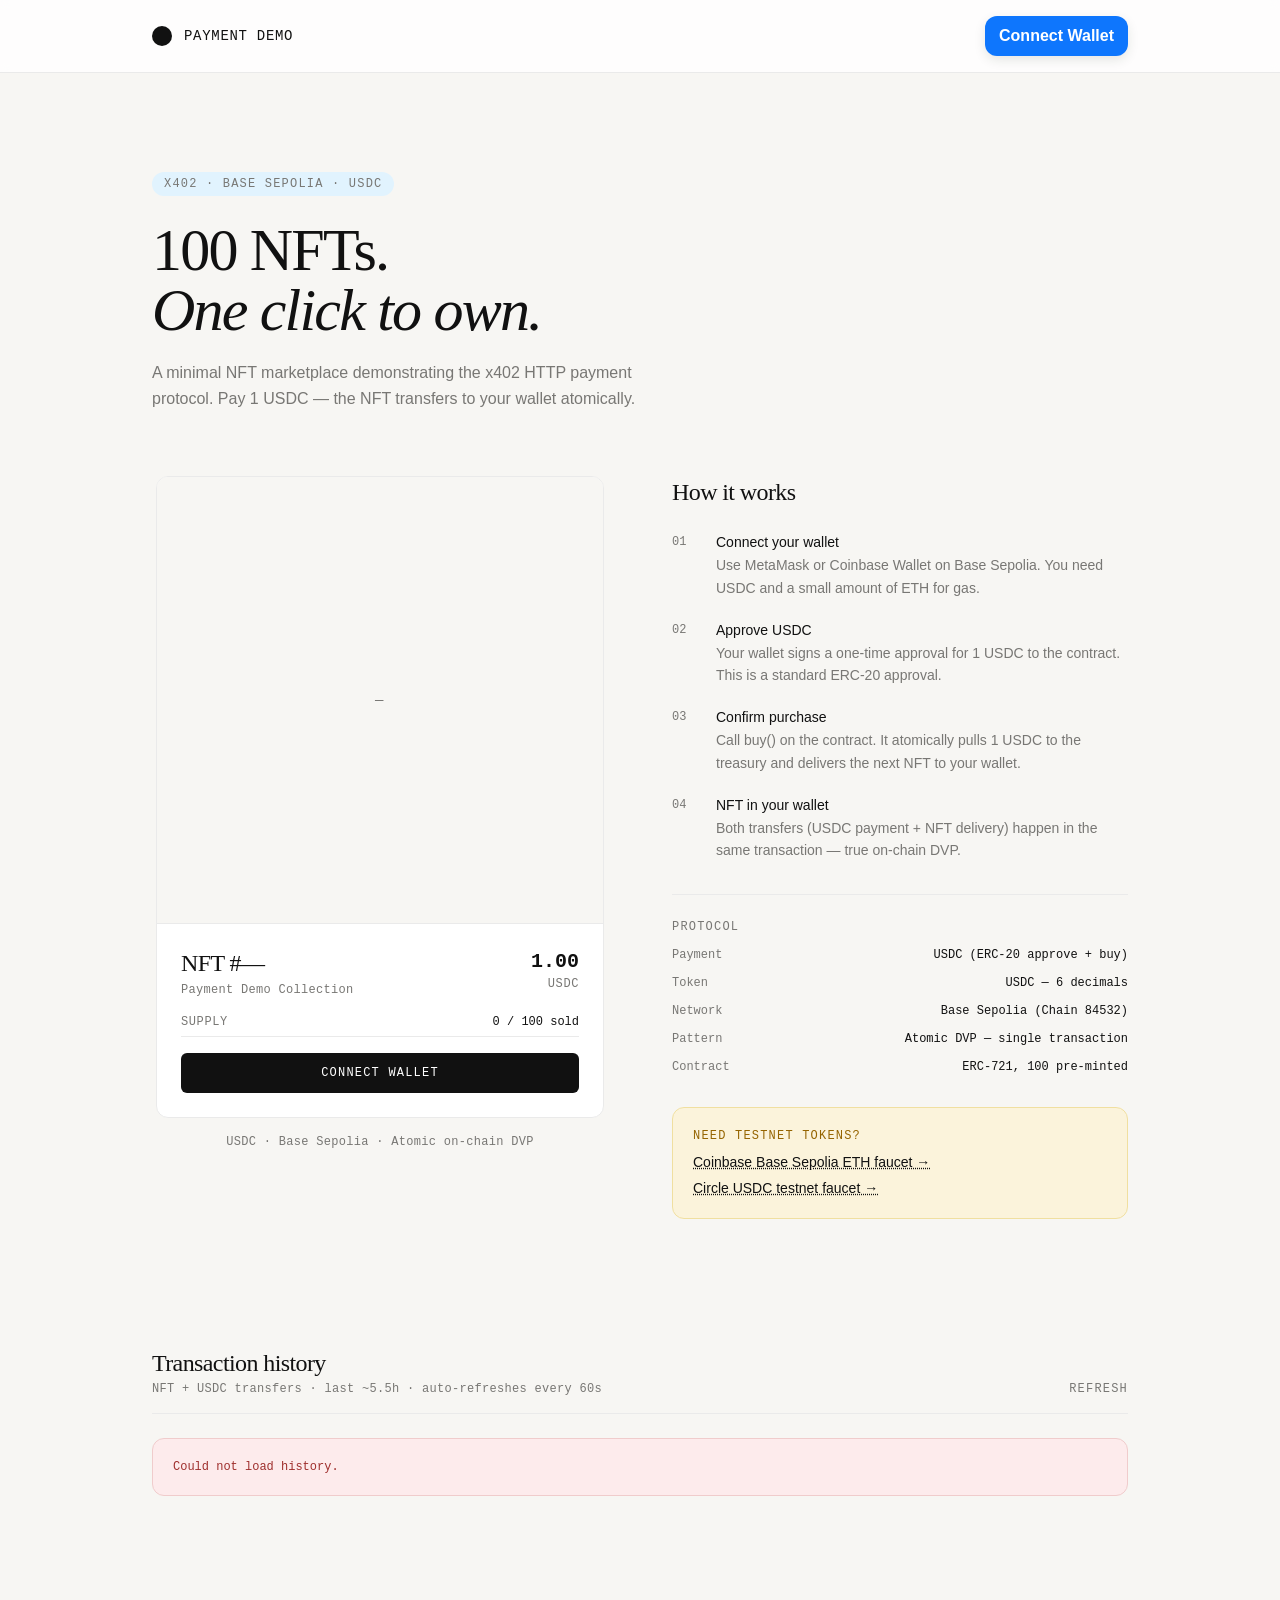
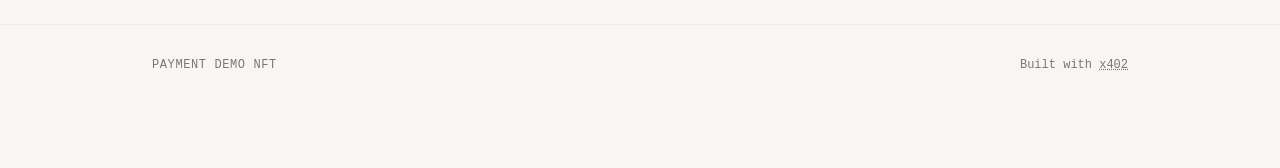
<file: index.html>
<!DOCTYPE html><!--pbQCxJJeuUGNK_IlUmoe1--><html lang="en"><head><meta charSet="utf-8"/><meta name="viewport" content="width=device-width, initial-scale=1"/><link rel="stylesheet" href="/_next/static/css/6d5cbee384a6db98.css" data-precedence="next"/><link rel="stylesheet" href="/_next/static/css/fd2cbc84811e958d.css" data-precedence="next"/><link rel="preload" as="script" fetchPriority="low" href="/_next/static/chunks/webpack-f6086aad33203636.js"/><script src="/_next/static/chunks/4bd1b696-100b9d70ed4e49c1.js" async=""></script><script src="/_next/static/chunks/1255-7af2368fb2545735.js" async=""></script><script src="/_next/static/chunks/main-app-4370e6281cf96146.js" async=""></script><script src="/_next/static/chunks/4e88bc13-324ce03dc86d3a39.js" async=""></script><script src="/_next/static/chunks/2172-664d10a9caadbeca.js" async=""></script><script src="/_next/static/chunks/2745-7f623fab10f1a927.js" async=""></script><script src="/_next/static/chunks/app/layout-c546977f24c37034.js" async=""></script><script src="/_next/static/chunks/6457-a1d0f9dbdebcb342.js" async=""></script><script src="/_next/static/chunks/app/page-f8e5a827d1543115.js" async=""></script><title>Payment Demo NFT</title><meta name="description" content="100 unique NFTs purchasable with USDC via the x402 payment protocol on Base Sepolia."/><script src="/_next/static/chunks/polyfills-42372ed130431b0a.js" noModule=""></script></head><body class="bg-bone min-h-screen font-sans"><div hidden=""><!--$--><!--/$--></div><div data-rk=""><style>[data-rk]{--rk-blurs-modalOverlay:blur(0px);--rk-fonts-body:SFRounded, ui-rounded, "SF Pro Rounded", -apple-system, BlinkMacSystemFont, "Segoe UI", Roboto, Helvetica, Arial, sans-serif, "Apple Color Emoji", "Segoe UI Emoji", "Segoe UI Symbol";--rk-radii-actionButton:9999px;--rk-radii-connectButton:12px;--rk-radii-menuButton:12px;--rk-radii-modal:24px;--rk-radii-modalMobile:28px;--rk-colors-accentColor:#0E76FD;--rk-colors-accentColorForeground:#FFF;--rk-colors-actionButtonBorder:rgba(0, 0, 0, 0.04);--rk-colors-actionButtonBorderMobile:rgba(0, 0, 0, 0.06);--rk-colors-actionButtonSecondaryBackground:rgba(0, 0, 0, 0.06);--rk-colors-closeButton:rgba(60, 66, 66, 0.8);--rk-colors-closeButtonBackground:rgba(0, 0, 0, 0.06);--rk-colors-connectButtonBackground:#FFF;--rk-colors-connectButtonBackgroundError:#FF494A;--rk-colors-connectButtonInnerBackground:linear-gradient(0deg, rgba(0, 0, 0, 0.03), rgba(0, 0, 0, 0.06));--rk-colors-connectButtonText:#25292E;--rk-colors-connectButtonTextError:#FFF;--rk-colors-connectionIndicator:#30E000;--rk-colors-downloadBottomCardBackground:linear-gradient(126deg, rgba(255, 255, 255, 0) 9.49%, rgba(171, 171, 171, 0.04) 71.04%), #FFFFFF;--rk-colors-downloadTopCardBackground:linear-gradient(126deg, rgba(171, 171, 171, 0.2) 9.49%, rgba(255, 255, 255, 0) 71.04%), #FFFFFF;--rk-colors-error:#FF494A;--rk-colors-generalBorder:rgba(0, 0, 0, 0.06);--rk-colors-generalBorderDim:rgba(0, 0, 0, 0.03);--rk-colors-menuItemBackground:rgba(60, 66, 66, 0.1);--rk-colors-modalBackdrop:rgba(0, 0, 0, 0.3);--rk-colors-modalBackground:#FFF;--rk-colors-modalBorder:transparent;--rk-colors-modalText:#25292E;--rk-colors-modalTextDim:rgba(60, 66, 66, 0.3);--rk-colors-modalTextSecondary:rgba(60, 66, 66, 0.6);--rk-colors-profileAction:#FFF;--rk-colors-profileActionHover:rgba(255, 255, 255, 0.5);--rk-colors-profileForeground:rgba(60, 66, 66, 0.06);--rk-colors-selectedOptionBorder:rgba(60, 66, 66, 0.1);--rk-colors-standby:#FFD641;--rk-shadows-connectButton:0px 4px 12px rgba(0, 0, 0, 0.1);--rk-shadows-dialog:0px 8px 32px rgba(0, 0, 0, 0.32);--rk-shadows-profileDetailsAction:0px 2px 6px rgba(37, 41, 46, 0.04);--rk-shadows-selectedOption:0px 2px 6px rgba(0, 0, 0, 0.24);--rk-shadows-selectedWallet:0px 2px 6px rgba(0, 0, 0, 0.12);--rk-shadows-walletLogo:0px 2px 16px rgba(0, 0, 0, 0.16);}</style><main class="min-h-screen bg-bone"><header class="border-b border-border bg-white/80 backdrop-blur-sm sticky top-0 z-10"><div class="max-w-5xl mx-auto px-6 py-4 flex items-center justify-between"><div class="flex items-center gap-3"><div class="w-5 h-5 rounded-full bg-charcoal"></div><span class="font-mono text-sm text-charcoal tracking-wider">PAYMENT DEMO</span></div></div></header><section class="max-w-5xl mx-auto px-6 pt-24 pb-16"><div class="max-w-2xl fade-up"><span class="inline-block font-mono text-xs text-secondary bg-pale-blue text-[#1F6C9F] px-3 py-1 rounded-full tracking-widest uppercase mb-6">x402 · Base Sepolia · USDC</span><h1 class="font-serif text-5xl md:text-6xl text-charcoal leading-[1.1] tracking-[-0.03em] mb-5">100 NFTs.<br/><span class="italic font-light">One click to own.</span></h1><p class="font-sans text-base text-secondary leading-relaxed max-w-lg fade-up fade-up-delay-1">A minimal NFT marketplace demonstrating the x402 HTTP payment protocol. Pay 1 USDC — the NFT transfers to your wallet atomically.</p></div></section><section class="max-w-5xl mx-auto px-6 pb-32"><div class="grid grid-cols-1 md:grid-cols-2 gap-16 items-start"><div class="fade-up fade-up-delay-2"><div class="w-full max-w-md mx-auto space-y-4"><div class="bg-white border border-border rounded-xl overflow-hidden hover:shadow-card transition-shadow duration-200"><div class="aspect-square bg-bone flex items-center justify-center relative"><span class="font-mono text-secondary text-sm tracking-widest">—</span></div><div class="p-6 border-t border-border space-y-4"><div class="flex items-start justify-between"><div><h2 class="font-serif text-2xl tracking-tight text-charcoal leading-tight">NFT #—</h2><p class="text-secondary font-mono text-xs mt-1 tracking-wide">Payment Demo Collection</p></div><div class="text-right"><div class="font-mono text-xl text-charcoal font-bold">1.00</div><div class="text-secondary font-mono text-xs tracking-wider">USDC</div></div></div><div><div class="flex justify-between items-center mb-1.5"><span class="font-mono text-xs text-secondary tracking-wider">SUPPLY</span><span class="font-mono text-xs text-charcoal">0<!-- --> / 100 sold</span></div><div class="w-full h-px bg-border relative"><div class="absolute top-0 left-0 h-px bg-charcoal transition-all duration-700" style="width:0%"></div></div></div><button class="w-full py-3 bg-charcoal text-white rounded-md font-mono text-xs tracking-widest hover:bg-[#333] active:scale-[0.98] transition-all">CONNECT WALLET</button></div></div><p class="text-center font-mono text-xs text-secondary tracking-wide">USDC · Base Sepolia · Atomic on-chain DVP</p></div></div><div class="space-y-8 fade-up fade-up-delay-3"><div><h2 class="font-serif text-2xl text-charcoal tracking-tight mb-6">How it works</h2><ol class="space-y-5"><li class="flex gap-5"><span class="font-mono text-xs text-secondary w-6 shrink-0 mt-0.5">01</span><div><p class="font-sans text-sm font-medium text-charcoal mb-0.5">Connect your wallet</p><p class="font-sans text-sm text-secondary leading-relaxed">Use MetaMask or Coinbase Wallet on Base Sepolia. You need USDC and a small amount of ETH for gas.</p></div></li><li class="flex gap-5"><span class="font-mono text-xs text-secondary w-6 shrink-0 mt-0.5">02</span><div><p class="font-sans text-sm font-medium text-charcoal mb-0.5">Approve USDC</p><p class="font-sans text-sm text-secondary leading-relaxed">Your wallet signs a one-time approval for 1 USDC to the contract. This is a standard ERC-20 approval.</p></div></li><li class="flex gap-5"><span class="font-mono text-xs text-secondary w-6 shrink-0 mt-0.5">03</span><div><p class="font-sans text-sm font-medium text-charcoal mb-0.5">Confirm purchase</p><p class="font-sans text-sm text-secondary leading-relaxed">Call buy() on the contract. It atomically pulls 1 USDC to the treasury and delivers the next NFT to your wallet.</p></div></li><li class="flex gap-5"><span class="font-mono text-xs text-secondary w-6 shrink-0 mt-0.5">04</span><div><p class="font-sans text-sm font-medium text-charcoal mb-0.5">NFT in your wallet</p><p class="font-sans text-sm text-secondary leading-relaxed">Both transfers (USDC payment + NFT delivery) happen in the same transaction — true on-chain DVP.</p></div></li></ol></div><div class="border-t border-border pt-6 space-y-3"><p class="font-mono text-xs text-secondary tracking-widest uppercase">Protocol</p><div class="flex justify-between items-center"><span class="font-mono text-xs text-secondary">Payment</span><span class="font-mono text-xs text-charcoal">USDC (ERC-20 approve + buy)</span></div><div class="flex justify-between items-center"><span class="font-mono text-xs text-secondary">Token</span><span class="font-mono text-xs text-charcoal">USDC — 6 decimals</span></div><div class="flex justify-between items-center"><span class="font-mono text-xs text-secondary">Network</span><span class="font-mono text-xs text-charcoal">Base Sepolia (Chain 84532)</span></div><div class="flex justify-between items-center"><span class="font-mono text-xs text-secondary">Pattern</span><span class="font-mono text-xs text-charcoal">Atomic DVP — single transaction</span></div><div class="flex justify-between items-center"><span class="font-mono text-xs text-secondary">Contract</span><span class="font-mono text-xs text-charcoal">ERC-721, 100 pre-minted</span></div></div><div class="bg-pale-yellow border border-[#f0dfa0] rounded-xl p-5"><p class="font-mono text-xs text-[#956400] tracking-widest uppercase mb-2">Need testnet tokens?</p><ul class="space-y-1.5"><li class="font-sans text-sm text-charcoal"><a href="https://www.coinbase.com/faucets/base-ethereum-goerli-faucet" target="_blank" rel="noopener noreferrer" class="underline decoration-dotted hover:text-[#956400] transition-colors">Coinbase Base Sepolia ETH faucet →</a></li><li class="font-sans text-sm text-charcoal"><a href="https://faucet.circle.com" target="_blank" rel="noopener noreferrer" class="underline decoration-dotted hover:text-[#956400] transition-colors">Circle USDC testnet faucet →</a></li></ul></div></div></div></section><section class="max-w-5xl mx-auto px-6 pb-32"><div class="flex items-end justify-between mb-6 pb-4 border-b border-border"><div><h2 class="font-serif text-2xl text-charcoal tracking-tight">Transaction history</h2><p class="font-mono text-xs text-secondary mt-0.5 tracking-wide">NFT + USDC transfers · last ~5.5h · auto-refreshes every 60s</p></div><button class="font-mono text-xs text-secondary hover:text-charcoal transition-colors tracking-widest">REFRESH</button></div><div class="py-12 text-center"><span class="font-mono text-xs text-secondary tracking-widest animate-pulse">LOADING…</span></div></section><footer class="border-t border-border"><div class="max-w-5xl mx-auto px-6 py-8 flex items-center justify-between"><span class="font-mono text-xs text-secondary tracking-wider">PAYMENT DEMO NFT</span><span class="font-mono text-xs text-secondary">Built with<!-- --> <a href="https://x402.org" target="_blank" rel="noopener noreferrer" class="underline decoration-dotted">x402</a></span></div></footer></main><!--$--><!--/$--></div><script src="/_next/static/chunks/webpack-f6086aad33203636.js" id="_R_" async=""></script><script>(self.__next_f=self.__next_f||[]).push([0])</script><script>self.__next_f.push([1,"1:\"$Sreact.fragment\"\n2:I[62407,[\"8451\",\"static/chunks/4e88bc13-324ce03dc86d3a39.js\",\"2172\",\"static/chunks/2172-664d10a9caadbeca.js\",\"2745\",\"static/chunks/2745-7f623fab10f1a927.js\",\"7177\",\"static/chunks/app/layout-c546977f24c37034.js\"],\"WalletProvider\"]\n3:I[9766,[],\"\"]\n4:I[98924,[],\"\"]\n5:I[81959,[],\"ClientPageRoot\"]\n6:I[89354,[\"8451\",\"static/chunks/4e88bc13-324ce03dc86d3a39.js\",\"2172\",\"static/chunks/2172-664d10a9caadbeca.js\",\"6457\",\"static/chunks/6457-a1d0f9dbdebcb342.js\",\"8974\",\"static/chunks/app/page-f8e5a827d1543115.js\"],\"default\"]\n9:I[24431,[],\"OutletBoundary\"]\nb:I[15278,[],\"AsyncMetadataOutlet\"]\nd:I[24431,[],\"ViewportBoundary\"]\nf:I[24431,[],\"MetadataBoundary\"]\n10:\"$Sreact.suspense\"\n12:I[57150,[],\"\"]\n:HL[\"/_next/static/css/6d5cbee384a6db98.css\",\"style\"]\n:HL[\"/_next/static/css/fd2cbc84811e958d.css\",\"style\"]\n"])</script><script>self.__next_f.push([1,"0:{\"P\":null,\"b\":\"pbQCxJJeuUGNK_IlUmoe1\",\"p\":\"\",\"c\":[\"\",\"\"],\"i\":false,\"f\":[[[\"\",{\"children\":[\"__PAGE__\",{}]},\"$undefined\",\"$undefined\",true],[\"\",[\"$\",\"$1\",\"c\",{\"children\":[[[\"$\",\"link\",\"0\",{\"rel\":\"stylesheet\",\"href\":\"/_next/static/css/6d5cbee384a6db98.css\",\"precedence\":\"next\",\"crossOrigin\":\"$undefined\",\"nonce\":\"$undefined\"}],[\"$\",\"link\",\"1\",{\"rel\":\"stylesheet\",\"href\":\"/_next/static/css/fd2cbc84811e958d.css\",\"precedence\":\"next\",\"crossOrigin\":\"$undefined\",\"nonce\":\"$undefined\"}]],[\"$\",\"html\",null,{\"lang\":\"en\",\"children\":[\"$\",\"body\",null,{\"className\":\"bg-bone min-h-screen font-sans\",\"children\":[\"$\",\"$L2\",null,{\"children\":[\"$\",\"$L3\",null,{\"parallelRouterKey\":\"children\",\"error\":\"$undefined\",\"errorStyles\":\"$undefined\",\"errorScripts\":\"$undefined\",\"template\":[\"$\",\"$L4\",null,{}],\"templateStyles\":\"$undefined\",\"templateScripts\":\"$undefined\",\"notFound\":[[[\"$\",\"title\",null,{\"children\":\"404: This page could not be found.\"}],[\"$\",\"div\",null,{\"style\":{\"fontFamily\":\"system-ui,\\\"Segoe UI\\\",Roboto,Helvetica,Arial,sans-serif,\\\"Apple Color Emoji\\\",\\\"Segoe UI Emoji\\\"\",\"height\":\"100vh\",\"textAlign\":\"center\",\"display\":\"flex\",\"flexDirection\":\"column\",\"alignItems\":\"center\",\"justifyContent\":\"center\"},\"children\":[\"$\",\"div\",null,{\"children\":[[\"$\",\"style\",null,{\"dangerouslySetInnerHTML\":{\"__html\":\"body{color:#000;background:#fff;margin:0}.next-error-h1{border-right:1px solid rgba(0,0,0,.3)}@media (prefers-color-scheme:dark){body{color:#fff;background:#000}.next-error-h1{border-right:1px solid rgba(255,255,255,.3)}}\"}}],[\"$\",\"h1\",null,{\"className\":\"next-error-h1\",\"style\":{\"display\":\"inline-block\",\"margin\":\"0 20px 0 0\",\"padding\":\"0 23px 0 0\",\"fontSize\":24,\"fontWeight\":500,\"verticalAlign\":\"top\",\"lineHeight\":\"49px\"},\"children\":404}],[\"$\",\"div\",null,{\"style\":{\"display\":\"inline-block\"},\"children\":[\"$\",\"h2\",null,{\"style\":{\"fontSize\":14,\"fontWeight\":400,\"lineHeight\":\"49px\",\"margin\":0},\"children\":\"This page could not be found.\"}]}]]}]}]],[]],\"forbidden\":\"$undefined\",\"unauthorized\":\"$undefined\"}]}]}]}]]}],{\"children\":[\"__PAGE__\",[\"$\",\"$1\",\"c\",{\"children\":[[\"$\",\"$L5\",null,{\"Component\":\"$6\",\"searchParams\":{},\"params\":{},\"promises\":[\"$@7\",\"$@8\"]}],null,[\"$\",\"$L9\",null,{\"children\":[\"$La\",[\"$\",\"$Lb\",null,{\"promise\":\"$@c\"}]]}]]}],{},null,false]},null,false],[\"$\",\"$1\",\"h\",{\"children\":[null,[[\"$\",\"$Ld\",null,{\"children\":\"$Le\"}],null],[\"$\",\"$Lf\",null,{\"children\":[\"$\",\"div\",null,{\"hidden\":true,\"children\":[\"$\",\"$10\",null,{\"fallback\":null,\"children\":\"$L11\"}]}]}]]}],false]],\"m\":\"$undefined\",\"G\":[\"$12\",[]],\"s\":false,\"S\":true}\n"])</script><script>self.__next_f.push([1,"7:{}\n8:\"$0:f:0:1:2:children:1:props:children:0:props:params\"\n"])</script><script>self.__next_f.push([1,"e:[[\"$\",\"meta\",\"0\",{\"charSet\":\"utf-8\"}],[\"$\",\"meta\",\"1\",{\"name\":\"viewport\",\"content\":\"width=device-width, initial-scale=1\"}]]\na:null\n"])</script><script>self.__next_f.push([1,"c:{\"metadata\":[[\"$\",\"title\",\"0\",{\"children\":\"Payment Demo NFT\"}],[\"$\",\"meta\",\"1\",{\"name\":\"description\",\"content\":\"100 unique NFTs purchasable with USDC via the x402 payment protocol on Base Sepolia.\"}]],\"error\":null,\"digest\":\"$undefined\"}\n"])</script><script>self.__next_f.push([1,"11:\"$c:metadata\"\n"])</script></body></html>
</file>
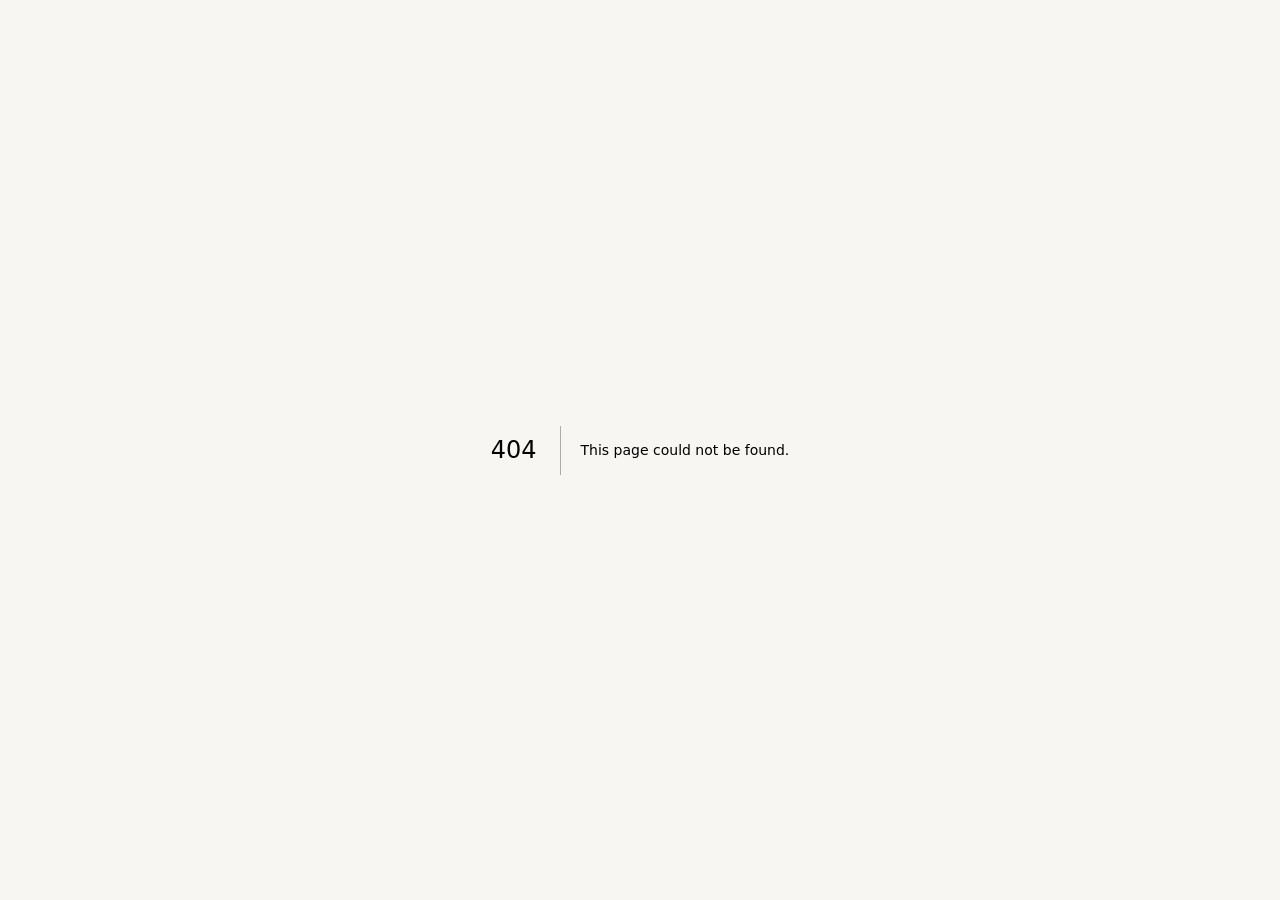
<file: 404/index.html>
<!DOCTYPE html><!--pbQCxJJeuUGNK_IlUmoe1--><html lang="en"><head><meta charSet="utf-8"/><meta name="viewport" content="width=device-width, initial-scale=1"/><link rel="stylesheet" href="/_next/static/css/6d5cbee384a6db98.css" data-precedence="next"/><link rel="stylesheet" href="/_next/static/css/fd2cbc84811e958d.css" data-precedence="next"/><link rel="preload" as="script" fetchPriority="low" href="/_next/static/chunks/webpack-f6086aad33203636.js"/><script src="/_next/static/chunks/4bd1b696-100b9d70ed4e49c1.js" async=""></script><script src="/_next/static/chunks/1255-7af2368fb2545735.js" async=""></script><script src="/_next/static/chunks/main-app-4370e6281cf96146.js" async=""></script><script src="/_next/static/chunks/4e88bc13-324ce03dc86d3a39.js" async=""></script><script src="/_next/static/chunks/2172-664d10a9caadbeca.js" async=""></script><script src="/_next/static/chunks/2745-7f623fab10f1a927.js" async=""></script><script src="/_next/static/chunks/app/layout-c546977f24c37034.js" async=""></script><meta name="robots" content="noindex"/><title>404: This page could not be found.</title><title>Payment Demo NFT</title><meta name="description" content="100 unique NFTs purchasable with USDC via the x402 payment protocol on Base Sepolia."/><script src="/_next/static/chunks/polyfills-42372ed130431b0a.js" noModule=""></script></head><body class="bg-bone min-h-screen font-sans"><div hidden=""><!--$--><!--/$--></div><div data-rk=""><style>[data-rk]{--rk-blurs-modalOverlay:blur(0px);--rk-fonts-body:SFRounded, ui-rounded, "SF Pro Rounded", -apple-system, BlinkMacSystemFont, "Segoe UI", Roboto, Helvetica, Arial, sans-serif, "Apple Color Emoji", "Segoe UI Emoji", "Segoe UI Symbol";--rk-radii-actionButton:9999px;--rk-radii-connectButton:12px;--rk-radii-menuButton:12px;--rk-radii-modal:24px;--rk-radii-modalMobile:28px;--rk-colors-accentColor:#0E76FD;--rk-colors-accentColorForeground:#FFF;--rk-colors-actionButtonBorder:rgba(0, 0, 0, 0.04);--rk-colors-actionButtonBorderMobile:rgba(0, 0, 0, 0.06);--rk-colors-actionButtonSecondaryBackground:rgba(0, 0, 0, 0.06);--rk-colors-closeButton:rgba(60, 66, 66, 0.8);--rk-colors-closeButtonBackground:rgba(0, 0, 0, 0.06);--rk-colors-connectButtonBackground:#FFF;--rk-colors-connectButtonBackgroundError:#FF494A;--rk-colors-connectButtonInnerBackground:linear-gradient(0deg, rgba(0, 0, 0, 0.03), rgba(0, 0, 0, 0.06));--rk-colors-connectButtonText:#25292E;--rk-colors-connectButtonTextError:#FFF;--rk-colors-connectionIndicator:#30E000;--rk-colors-downloadBottomCardBackground:linear-gradient(126deg, rgba(255, 255, 255, 0) 9.49%, rgba(171, 171, 171, 0.04) 71.04%), #FFFFFF;--rk-colors-downloadTopCardBackground:linear-gradient(126deg, rgba(171, 171, 171, 0.2) 9.49%, rgba(255, 255, 255, 0) 71.04%), #FFFFFF;--rk-colors-error:#FF494A;--rk-colors-generalBorder:rgba(0, 0, 0, 0.06);--rk-colors-generalBorderDim:rgba(0, 0, 0, 0.03);--rk-colors-menuItemBackground:rgba(60, 66, 66, 0.1);--rk-colors-modalBackdrop:rgba(0, 0, 0, 0.3);--rk-colors-modalBackground:#FFF;--rk-colors-modalBorder:transparent;--rk-colors-modalText:#25292E;--rk-colors-modalTextDim:rgba(60, 66, 66, 0.3);--rk-colors-modalTextSecondary:rgba(60, 66, 66, 0.6);--rk-colors-profileAction:#FFF;--rk-colors-profileActionHover:rgba(255, 255, 255, 0.5);--rk-colors-profileForeground:rgba(60, 66, 66, 0.06);--rk-colors-selectedOptionBorder:rgba(60, 66, 66, 0.1);--rk-colors-standby:#FFD641;--rk-shadows-connectButton:0px 4px 12px rgba(0, 0, 0, 0.1);--rk-shadows-dialog:0px 8px 32px rgba(0, 0, 0, 0.32);--rk-shadows-profileDetailsAction:0px 2px 6px rgba(37, 41, 46, 0.04);--rk-shadows-selectedOption:0px 2px 6px rgba(0, 0, 0, 0.24);--rk-shadows-selectedWallet:0px 2px 6px rgba(0, 0, 0, 0.12);--rk-shadows-walletLogo:0px 2px 16px rgba(0, 0, 0, 0.16);}</style><div style="font-family:system-ui,&quot;Segoe UI&quot;,Roboto,Helvetica,Arial,sans-serif,&quot;Apple Color Emoji&quot;,&quot;Segoe UI Emoji&quot;;height:100vh;text-align:center;display:flex;flex-direction:column;align-items:center;justify-content:center"><div><style>body{color:#000;background:#fff;margin:0}.next-error-h1{border-right:1px solid rgba(0,0,0,.3)}@media (prefers-color-scheme:dark){body{color:#fff;background:#000}.next-error-h1{border-right:1px solid rgba(255,255,255,.3)}}</style><h1 class="next-error-h1" style="display:inline-block;margin:0 20px 0 0;padding:0 23px 0 0;font-size:24px;font-weight:500;vertical-align:top;line-height:49px">404</h1><div style="display:inline-block"><h2 style="font-size:14px;font-weight:400;line-height:49px;margin:0">This page could not be found.</h2></div></div></div><!--$--><!--/$--></div><script src="/_next/static/chunks/webpack-f6086aad33203636.js" id="_R_" async=""></script><script>(self.__next_f=self.__next_f||[]).push([0])</script><script>self.__next_f.push([1,"1:\"$Sreact.fragment\"\n2:I[62407,[\"8451\",\"static/chunks/4e88bc13-324ce03dc86d3a39.js\",\"2172\",\"static/chunks/2172-664d10a9caadbeca.js\",\"2745\",\"static/chunks/2745-7f623fab10f1a927.js\",\"7177\",\"static/chunks/app/layout-c546977f24c37034.js\"],\"WalletProvider\"]\n3:I[9766,[],\"\"]\n4:I[98924,[],\"\"]\n5:I[24431,[],\"OutletBoundary\"]\n7:I[15278,[],\"AsyncMetadataOutlet\"]\n9:I[24431,[],\"ViewportBoundary\"]\nb:I[24431,[],\"MetadataBoundary\"]\nc:\"$Sreact.suspense\"\ne:I[57150,[],\"\"]\n:HL[\"/_next/static/css/6d5cbee384a6db98.css\",\"style\"]\n:HL[\"/_next/static/css/fd2cbc84811e958d.css\",\"style\"]\n"])</script><script>self.__next_f.push([1,"0:{\"P\":null,\"b\":\"pbQCxJJeuUGNK_IlUmoe1\",\"p\":\"\",\"c\":[\"\",\"_not-found\",\"\"],\"i\":false,\"f\":[[[\"\",{\"children\":[\"/_not-found\",{\"children\":[\"__PAGE__\",{}]}]},\"$undefined\",\"$undefined\",true],[\"\",[\"$\",\"$1\",\"c\",{\"children\":[[[\"$\",\"link\",\"0\",{\"rel\":\"stylesheet\",\"href\":\"/_next/static/css/6d5cbee384a6db98.css\",\"precedence\":\"next\",\"crossOrigin\":\"$undefined\",\"nonce\":\"$undefined\"}],[\"$\",\"link\",\"1\",{\"rel\":\"stylesheet\",\"href\":\"/_next/static/css/fd2cbc84811e958d.css\",\"precedence\":\"next\",\"crossOrigin\":\"$undefined\",\"nonce\":\"$undefined\"}]],[\"$\",\"html\",null,{\"lang\":\"en\",\"children\":[\"$\",\"body\",null,{\"className\":\"bg-bone min-h-screen font-sans\",\"children\":[\"$\",\"$L2\",null,{\"children\":[\"$\",\"$L3\",null,{\"parallelRouterKey\":\"children\",\"error\":\"$undefined\",\"errorStyles\":\"$undefined\",\"errorScripts\":\"$undefined\",\"template\":[\"$\",\"$L4\",null,{}],\"templateStyles\":\"$undefined\",\"templateScripts\":\"$undefined\",\"notFound\":\"$undefined\",\"forbidden\":\"$undefined\",\"unauthorized\":\"$undefined\"}]}]}]}]]}],{\"children\":[\"/_not-found\",[\"$\",\"$1\",\"c\",{\"children\":[null,[\"$\",\"$L3\",null,{\"parallelRouterKey\":\"children\",\"error\":\"$undefined\",\"errorStyles\":\"$undefined\",\"errorScripts\":\"$undefined\",\"template\":[\"$\",\"$L4\",null,{}],\"templateStyles\":\"$undefined\",\"templateScripts\":\"$undefined\",\"notFound\":\"$undefined\",\"forbidden\":\"$undefined\",\"unauthorized\":\"$undefined\"}]]}],{\"children\":[\"__PAGE__\",[\"$\",\"$1\",\"c\",{\"children\":[[[\"$\",\"title\",null,{\"children\":\"404: This page could not be found.\"}],[\"$\",\"div\",null,{\"style\":{\"fontFamily\":\"system-ui,\\\"Segoe UI\\\",Roboto,Helvetica,Arial,sans-serif,\\\"Apple Color Emoji\\\",\\\"Segoe UI Emoji\\\"\",\"height\":\"100vh\",\"textAlign\":\"center\",\"display\":\"flex\",\"flexDirection\":\"column\",\"alignItems\":\"center\",\"justifyContent\":\"center\"},\"children\":[\"$\",\"div\",null,{\"children\":[[\"$\",\"style\",null,{\"dangerouslySetInnerHTML\":{\"__html\":\"body{color:#000;background:#fff;margin:0}.next-error-h1{border-right:1px solid rgba(0,0,0,.3)}@media (prefers-color-scheme:dark){body{color:#fff;background:#000}.next-error-h1{border-right:1px solid rgba(255,255,255,.3)}}\"}}],[\"$\",\"h1\",null,{\"className\":\"next-error-h1\",\"style\":{\"display\":\"inline-block\",\"margin\":\"0 20px 0 0\",\"padding\":\"0 23px 0 0\",\"fontSize\":24,\"fontWeight\":500,\"verticalAlign\":\"top\",\"lineHeight\":\"49px\"},\"children\":404}],[\"$\",\"div\",null,{\"style\":{\"display\":\"inline-block\"},\"children\":[\"$\",\"h2\",null,{\"style\":{\"fontSize\":14,\"fontWeight\":400,\"lineHeight\":\"49px\",\"margin\":0},\"children\":\"This page could not be found.\"}]}]]}]}]],null,[\"$\",\"$L5\",null,{\"children\":[\"$L6\",[\"$\",\"$L7\",null,{\"promise\":\"$@8\"}]]}]]}],{},null,false]},null,false]},null,false],[\"$\",\"$1\",\"h\",{\"children\":[[\"$\",\"meta\",null,{\"name\":\"robots\",\"content\":\"noindex\"}],[[\"$\",\"$L9\",null,{\"children\":\"$La\"}],null],[\"$\",\"$Lb\",null,{\"children\":[\"$\",\"div\",null,{\"hidden\":true,\"children\":[\"$\",\"$c\",null,{\"fallback\":null,\"children\":\"$Ld\"}]}]}]]}],false]],\"m\":\"$undefined\",\"G\":[\"$e\",[]],\"s\":false,\"S\":true}\n"])</script><script>self.__next_f.push([1,"a:[[\"$\",\"meta\",\"0\",{\"charSet\":\"utf-8\"}],[\"$\",\"meta\",\"1\",{\"name\":\"viewport\",\"content\":\"width=device-width, initial-scale=1\"}]]\n6:null\n"])</script><script>self.__next_f.push([1,"8:{\"metadata\":[[\"$\",\"title\",\"0\",{\"children\":\"Payment Demo NFT\"}],[\"$\",\"meta\",\"1\",{\"name\":\"description\",\"content\":\"100 unique NFTs purchasable with USDC via the x402 payment protocol on Base Sepolia.\"}]],\"error\":null,\"digest\":\"$undefined\"}\n"])</script><script>self.__next_f.push([1,"d:\"$8:metadata\"\n"])</script></body></html>
</file>
<file: _next/static/css/6d5cbee384a6db98.css>
[data-rk] .iekbcc0{border:0;box-sizing:border-box;font-size:100%;line-height:normal;margin:0;padding:0;text-align:left;vertical-align:baseline;-webkit-tap-highlight-color:transparent}[data-rk] .iekbcc1{list-style:none}[data-rk] .iekbcc2{quotes:none}[data-rk] .iekbcc2:after,[data-rk] .iekbcc2:before{content:""}[data-rk] .iekbcc3{border-collapse:collapse;border-spacing:0}[data-rk] .iekbcc4{-webkit-appearance:none;-moz-appearance:none;appearance:none}[data-rk] .iekbcc5{outline:none}[data-rk] .iekbcc5::-moz-placeholder{opacity:1}[data-rk] .iekbcc5::placeholder{opacity:1}[data-rk] .iekbcc6{background-color:transparent;color:inherit}[data-rk] .iekbcc7:disabled{opacity:1}[data-rk] .iekbcc7::-ms-expand,[data-rk] .iekbcc8::-ms-clear{display:none}[data-rk] .iekbcc8::-webkit-search-cancel-button{-webkit-appearance:none}[data-rk] .iekbcc9{background:none;cursor:pointer;text-align:left}[data-rk] .iekbcca{color:inherit;text-decoration:none}[data-rk] .ju367v0{align-items:flex-start}[data-rk] .ju367v2{align-items:flex-end}[data-rk] .ju367v4{align-items:center}[data-rk] .ju367v6{display:none}[data-rk] .ju367v8{display:block}[data-rk] .ju367va{display:flex}[data-rk] .ju367vc{display:inline}[data-rk] .ju367ve{align-self:flex-start}[data-rk] .ju367vf{align-self:flex-end}[data-rk] .ju367vg{align-self:center}[data-rk] .ju367vh{background-size:cover}[data-rk] .ju367vi{border-radius:1px}[data-rk] .ju367vj{border-radius:6px}[data-rk] .ju367vk{border-radius:10px}[data-rk] .ju367vl{border-radius:13px}[data-rk] .ju367vm{border-radius:var(--rk-radii-actionButton)}[data-rk] .ju367vn{border-radius:var(--rk-radii-connectButton)}[data-rk] .ju367vo{border-radius:var(--rk-radii-menuButton)}[data-rk] .ju367vp{border-radius:var(--rk-radii-modal)}[data-rk] .ju367vq{border-radius:var(--rk-radii-modalMobile)}[data-rk] .ju367vr{border-radius:25%}[data-rk] .ju367vs{border-radius:9999px}[data-rk] .ju367vt{border-style:solid}[data-rk] .ju367vu{border-width:0}[data-rk] .ju367vv{border-width:1px}[data-rk] .ju367vw{border-width:2px}[data-rk] .ju367vx{border-width:4px}[data-rk] .ju367vy{cursor:pointer}[data-rk] .ju367vz{cursor:none}[data-rk] .ju367v10{pointer-events:none}[data-rk] .ju367v11{pointer-events:all}[data-rk] .ju367v12{min-height:8px}[data-rk] .ju367v13{min-height:44px}[data-rk] .ju367v14{flex-direction:row}[data-rk] .ju367v15{flex-direction:column}[data-rk] .ju367v16{font-family:var(--rk-fonts-body)}[data-rk] .ju367v17{font-size:12px;line-height:18px}[data-rk] .ju367v18{font-size:13px;line-height:18px}[data-rk] .ju367v19{font-size:14px;line-height:18px}[data-rk] .ju367v1a{font-size:16px;line-height:20px}[data-rk] .ju367v1b{font-size:18px;line-height:24px}[data-rk] .ju367v1c{font-size:20px;line-height:24px}[data-rk] .ju367v1d{font-size:23px;line-height:29px}[data-rk] .ju367v1e{font-weight:400}[data-rk] .ju367v1f{font-weight:500}[data-rk] .ju367v1g{font-weight:600}[data-rk] .ju367v1h{font-weight:700}[data-rk] .ju367v1i{font-weight:800}[data-rk] .ju367v1j{gap:0}[data-rk] .ju367v1k{gap:1px}[data-rk] .ju367v1l{gap:2px}[data-rk] .ju367v1m{gap:3px}[data-rk] .ju367v1n{gap:4px}[data-rk] .ju367v1o{gap:5px}[data-rk] .ju367v1p{gap:6px}[data-rk] .ju367v1q{gap:8px}[data-rk] .ju367v1r{gap:10px}[data-rk] .ju367v1s{gap:12px}[data-rk] .ju367v1t{gap:14px}[data-rk] .ju367v1u{gap:16px}[data-rk] .ju367v1v{gap:18px}[data-rk] .ju367v1w{gap:20px}[data-rk] .ju367v1x{gap:24px}[data-rk] .ju367v1y{gap:28px}[data-rk] .ju367v1z{gap:32px}[data-rk] .ju367v20{gap:36px}[data-rk] .ju367v21{gap:44px}[data-rk] .ju367v22{gap:64px}[data-rk] .ju367v23{gap:-1px}[data-rk] .ju367v24{height:1px}[data-rk] .ju367v25{height:2px}[data-rk] .ju367v26{height:4px}[data-rk] .ju367v27{height:8px}[data-rk] .ju367v28{height:12px}[data-rk] .ju367v29{height:20px}[data-rk] .ju367v2a{height:24px}[data-rk] .ju367v2b{height:28px}[data-rk] .ju367v2c{height:30px}[data-rk] .ju367v2d{height:32px}[data-rk] .ju367v2e{height:34px}[data-rk] .ju367v2f{height:36px}[data-rk] .ju367v2g{height:40px}[data-rk] .ju367v2h{height:44px}[data-rk] .ju367v2i{height:48px}[data-rk] .ju367v2j{height:54px}[data-rk] .ju367v2k{height:60px}[data-rk] .ju367v2l{height:200px}[data-rk] .ju367v2m{height:100%}[data-rk] .ju367v2n{height:-moz-max-content;height:max-content}[data-rk] .ju367v2o{justify-content:flex-start}[data-rk] .ju367v2p{justify-content:flex-end}[data-rk] .ju367v2q{justify-content:center}[data-rk] .ju367v2r{justify-content:space-between}[data-rk] .ju367v2s{justify-content:space-around}[data-rk] .ju367v2t{text-align:left}[data-rk] .ju367v2u{text-align:center}[data-rk] .ju367v2v{text-align:inherit}[data-rk] .ju367v2w{margin-bottom:0}[data-rk] .ju367v2x{margin-bottom:1px}[data-rk] .ju367v2y{margin-bottom:2px}[data-rk] .ju367v2z{margin-bottom:3px}[data-rk] .ju367v30{margin-bottom:4px}[data-rk] .ju367v31{margin-bottom:5px}[data-rk] .ju367v32{margin-bottom:6px}[data-rk] .ju367v33{margin-bottom:8px}[data-rk] .ju367v34{margin-bottom:10px}[data-rk] .ju367v35{margin-bottom:12px}[data-rk] .ju367v36{margin-bottom:14px}[data-rk] .ju367v37{margin-bottom:16px}[data-rk] .ju367v38{margin-bottom:18px}[data-rk] .ju367v39{margin-bottom:20px}[data-rk] .ju367v3a{margin-bottom:24px}[data-rk] .ju367v3b{margin-bottom:28px}[data-rk] .ju367v3c{margin-bottom:32px}[data-rk] .ju367v3d{margin-bottom:36px}[data-rk] .ju367v3e{margin-bottom:44px}[data-rk] .ju367v3f{margin-bottom:64px}[data-rk] .ju367v3g{margin-bottom:-1px}[data-rk] .ju367v3h{margin-left:0}[data-rk] .ju367v3i{margin-left:1px}[data-rk] .ju367v3j{margin-left:2px}[data-rk] .ju367v3k{margin-left:3px}[data-rk] .ju367v3l{margin-left:4px}[data-rk] .ju367v3m{margin-left:5px}[data-rk] .ju367v3n{margin-left:6px}[data-rk] .ju367v3o{margin-left:8px}[data-rk] .ju367v3p{margin-left:10px}[data-rk] .ju367v3q{margin-left:12px}[data-rk] .ju367v3r{margin-left:14px}[data-rk] .ju367v3s{margin-left:16px}[data-rk] .ju367v3t{margin-left:18px}[data-rk] .ju367v3u{margin-left:20px}[data-rk] .ju367v3v{margin-left:24px}[data-rk] .ju367v3w{margin-left:28px}[data-rk] .ju367v3x{margin-left:32px}[data-rk] .ju367v3y{margin-left:36px}[data-rk] .ju367v3z{margin-left:44px}[data-rk] .ju367v40{margin-left:64px}[data-rk] .ju367v41{margin-left:-1px}[data-rk] .ju367v42{margin-right:0}[data-rk] .ju367v43{margin-right:1px}[data-rk] .ju367v44{margin-right:2px}[data-rk] .ju367v45{margin-right:3px}[data-rk] .ju367v46{margin-right:4px}[data-rk] .ju367v47{margin-right:5px}[data-rk] .ju367v48{margin-right:6px}[data-rk] .ju367v49{margin-right:8px}[data-rk] .ju367v4a{margin-right:10px}[data-rk] .ju367v4b{margin-right:12px}[data-rk] .ju367v4c{margin-right:14px}[data-rk] .ju367v4d{margin-right:16px}[data-rk] .ju367v4e{margin-right:18px}[data-rk] .ju367v4f{margin-right:20px}[data-rk] .ju367v4g{margin-right:24px}[data-rk] .ju367v4h{margin-right:28px}[data-rk] .ju367v4i{margin-right:32px}[data-rk] .ju367v4j{margin-right:36px}[data-rk] .ju367v4k{margin-right:44px}[data-rk] .ju367v4l{margin-right:64px}[data-rk] .ju367v4m{margin-right:-1px}[data-rk] .ju367v4n{margin-top:0}[data-rk] .ju367v4o{margin-top:1px}[data-rk] .ju367v4p{margin-top:2px}[data-rk] .ju367v4q{margin-top:3px}[data-rk] .ju367v4r{margin-top:4px}[data-rk] .ju367v4s{margin-top:5px}[data-rk] .ju367v4t{margin-top:6px}[data-rk] .ju367v4u{margin-top:8px}[data-rk] .ju367v4v{margin-top:10px}[data-rk] .ju367v4w{margin-top:12px}[data-rk] .ju367v4x{margin-top:14px}[data-rk] .ju367v4y{margin-top:16px}[data-rk] .ju367v4z{margin-top:18px}[data-rk] .ju367v50{margin-top:20px}[data-rk] .ju367v51{margin-top:24px}[data-rk] .ju367v52{margin-top:28px}[data-rk] .ju367v53{margin-top:32px}[data-rk] .ju367v54{margin-top:36px}[data-rk] .ju367v55{margin-top:44px}[data-rk] .ju367v56{margin-top:64px}[data-rk] .ju367v57{margin-top:-1px}[data-rk] .ju367v58{max-width:1px}[data-rk] .ju367v59{max-width:2px}[data-rk] .ju367v5a{max-width:4px}[data-rk] .ju367v5b{max-width:8px}[data-rk] .ju367v5c{max-width:12px}[data-rk] .ju367v5d{max-width:20px}[data-rk] .ju367v5e{max-width:24px}[data-rk] .ju367v5f{max-width:28px}[data-rk] .ju367v5g{max-width:30px}[data-rk] .ju367v5h{max-width:32px}[data-rk] .ju367v5i{max-width:34px}[data-rk] .ju367v5j{max-width:36px}[data-rk] .ju367v5k{max-width:40px}[data-rk] .ju367v5l{max-width:44px}[data-rk] .ju367v5m{max-width:48px}[data-rk] .ju367v5n{max-width:54px}[data-rk] .ju367v5o{max-width:60px}[data-rk] .ju367v5p{max-width:200px}[data-rk] .ju367v5q{max-width:100%}[data-rk] .ju367v5r{max-width:-moz-max-content;max-width:max-content}[data-rk] .ju367v5s{min-width:1px}[data-rk] .ju367v5t{min-width:2px}[data-rk] .ju367v5u{min-width:4px}[data-rk] .ju367v5v{min-width:8px}[data-rk] .ju367v5w{min-width:12px}[data-rk] .ju367v5x{min-width:20px}[data-rk] .ju367v5y{min-width:24px}[data-rk] .ju367v5z{min-width:28px}[data-rk] .ju367v60{min-width:30px}[data-rk] .ju367v61{min-width:32px}[data-rk] .ju367v62{min-width:34px}[data-rk] .ju367v63{min-width:36px}[data-rk] .ju367v64{min-width:40px}[data-rk] .ju367v65{min-width:44px}[data-rk] .ju367v66{min-width:48px}[data-rk] .ju367v67{min-width:54px}[data-rk] .ju367v68{min-width:60px}[data-rk] .ju367v69{min-width:200px}[data-rk] .ju367v6a{min-width:100%}[data-rk] .ju367v6b{min-width:-moz-max-content;min-width:max-content}[data-rk] .ju367v6c{overflow:hidden}[data-rk] .ju367v6d{padding-bottom:0}[data-rk] .ju367v6e{padding-bottom:1px}[data-rk] .ju367v6f{padding-bottom:2px}[data-rk] .ju367v6g{padding-bottom:3px}[data-rk] .ju367v6h{padding-bottom:4px}[data-rk] .ju367v6i{padding-bottom:5px}[data-rk] .ju367v6j{padding-bottom:6px}[data-rk] .ju367v6k{padding-bottom:8px}[data-rk] .ju367v6l{padding-bottom:10px}[data-rk] .ju367v6m{padding-bottom:12px}[data-rk] .ju367v6n{padding-bottom:14px}[data-rk] .ju367v6o{padding-bottom:16px}[data-rk] .ju367v6p{padding-bottom:18px}[data-rk] .ju367v6q{padding-bottom:20px}[data-rk] .ju367v6r{padding-bottom:24px}[data-rk] .ju367v6s{padding-bottom:28px}[data-rk] .ju367v6t{padding-bottom:32px}[data-rk] .ju367v6u{padding-bottom:36px}[data-rk] .ju367v6v{padding-bottom:44px}[data-rk] .ju367v6w{padding-bottom:64px}[data-rk] .ju367v6x{padding-bottom:-1px}[data-rk] .ju367v6y{padding-left:0}[data-rk] .ju367v6z{padding-left:1px}[data-rk] .ju367v70{padding-left:2px}[data-rk] .ju367v71{padding-left:3px}[data-rk] .ju367v72{padding-left:4px}[data-rk] .ju367v73{padding-left:5px}[data-rk] .ju367v74{padding-left:6px}[data-rk] .ju367v75{padding-left:8px}[data-rk] .ju367v76{padding-left:10px}[data-rk] .ju367v77{padding-left:12px}[data-rk] .ju367v78{padding-left:14px}[data-rk] .ju367v79{padding-left:16px}[data-rk] .ju367v7a{padding-left:18px}[data-rk] .ju367v7b{padding-left:20px}[data-rk] .ju367v7c{padding-left:24px}[data-rk] .ju367v7d{padding-left:28px}[data-rk] .ju367v7e{padding-left:32px}[data-rk] .ju367v7f{padding-left:36px}[data-rk] .ju367v7g{padding-left:44px}[data-rk] .ju367v7h{padding-left:64px}[data-rk] .ju367v7i{padding-left:-1px}[data-rk] .ju367v7j{padding-right:0}[data-rk] .ju367v7k{padding-right:1px}[data-rk] .ju367v7l{padding-right:2px}[data-rk] .ju367v7m{padding-right:3px}[data-rk] .ju367v7n{padding-right:4px}[data-rk] .ju367v7o{padding-right:5px}[data-rk] .ju367v7p{padding-right:6px}[data-rk] .ju367v7q{padding-right:8px}[data-rk] .ju367v7r{padding-right:10px}[data-rk] .ju367v7s{padding-right:12px}[data-rk] .ju367v7t{padding-right:14px}[data-rk] .ju367v7u{padding-right:16px}[data-rk] .ju367v7v{padding-right:18px}[data-rk] .ju367v7w{padding-right:20px}[data-rk] .ju367v7x{padding-right:24px}[data-rk] .ju367v7y{padding-right:28px}[data-rk] .ju367v7z{padding-right:32px}[data-rk] .ju367v80{padding-right:36px}[data-rk] .ju367v81{padding-right:44px}[data-rk] .ju367v82{padding-right:64px}[data-rk] .ju367v83{padding-right:-1px}[data-rk] .ju367v84{padding-top:0}[data-rk] .ju367v85{padding-top:1px}[data-rk] .ju367v86{padding-top:2px}[data-rk] .ju367v87{padding-top:3px}[data-rk] .ju367v88{padding-top:4px}[data-rk] .ju367v89{padding-top:5px}[data-rk] .ju367v8a{padding-top:6px}[data-rk] .ju367v8b{padding-top:8px}[data-rk] .ju367v8c{padding-top:10px}[data-rk] .ju367v8d{padding-top:12px}[data-rk] .ju367v8e{padding-top:14px}[data-rk] .ju367v8f{padding-top:16px}[data-rk] .ju367v8g{padding-top:18px}[data-rk] .ju367v8h{padding-top:20px}[data-rk] .ju367v8i{padding-top:24px}[data-rk] .ju367v8j{padding-top:28px}[data-rk] .ju367v8k{padding-top:32px}[data-rk] .ju367v8l{padding-top:36px}[data-rk] .ju367v8m{padding-top:44px}[data-rk] .ju367v8n{padding-top:64px}[data-rk] .ju367v8o{padding-top:-1px}[data-rk] .ju367v8p{position:absolute}[data-rk] .ju367v8q{position:fixed}[data-rk] .ju367v8r{position:relative}[data-rk] .ju367v8s{-webkit-user-select:none}[data-rk] .ju367v8t{right:0}[data-rk] .ju367v8u{transition:.125s ease}[data-rk] .ju367v8v{transition:transform .125s ease}[data-rk] .ju367v8w{-webkit-user-select:none;-moz-user-select:none;user-select:none}[data-rk] .ju367v8x{width:1px}[data-rk] .ju367v8y{width:2px}[data-rk] .ju367v8z{width:4px}[data-rk] .ju367v90{width:8px}[data-rk] .ju367v91{width:12px}[data-rk] .ju367v92{width:20px}[data-rk] .ju367v93{width:24px}[data-rk] .ju367v94{width:28px}[data-rk] .ju367v95{width:30px}[data-rk] .ju367v96{width:32px}[data-rk] .ju367v97{width:34px}[data-rk] .ju367v98{width:36px}[data-rk] .ju367v99{width:40px}[data-rk] .ju367v9a{width:44px}[data-rk] .ju367v9b{width:48px}[data-rk] .ju367v9c{width:54px}[data-rk] .ju367v9d{width:60px}[data-rk] .ju367v9e{width:200px}[data-rk] .ju367v9f{width:100%}[data-rk] .ju367v9g{width:-moz-max-content;width:max-content}[data-rk] .ju367v9h{backdrop-filter:var(--rk-blurs-modalOverlay)}[data-rk] .ju367v9i,[data-rk] .ju367v9j:hover,[data-rk] .ju367v9k:active{background:var(--rk-colors-accentColor)}[data-rk] .ju367v9l,[data-rk] .ju367v9m:hover,[data-rk] .ju367v9n:active{background:var(--rk-colors-accentColorForeground)}[data-rk] .ju367v9o,[data-rk] .ju367v9p:hover,[data-rk] .ju367v9q:active{background:var(--rk-colors-actionButtonBorder)}[data-rk] .ju367v9r,[data-rk] .ju367v9s:hover,[data-rk] .ju367v9t:active{background:var(--rk-colors-actionButtonBorderMobile)}[data-rk] .ju367v9u,[data-rk] .ju367v9v:hover,[data-rk] .ju367v9w:active{background:var(--rk-colors-actionButtonSecondaryBackground)}[data-rk] .ju367v9x,[data-rk] .ju367v9y:hover,[data-rk] .ju367v9z:active{background:var(--rk-colors-closeButton)}[data-rk] .ju367va0,[data-rk] .ju367va1:hover,[data-rk] .ju367va2:active{background:var(--rk-colors-closeButtonBackground)}[data-rk] .ju367va3,[data-rk] .ju367va4:hover,[data-rk] .ju367va5:active{background:var(--rk-colors-connectButtonBackground)}[data-rk] .ju367va6,[data-rk] .ju367va7:hover,[data-rk] .ju367va8:active{background:var(--rk-colors-connectButtonBackgroundError)}[data-rk] .ju367va9,[data-rk] .ju367vaa:hover,[data-rk] .ju367vab:active{background:var(--rk-colors-connectButtonInnerBackground)}[data-rk] .ju367vac,[data-rk] .ju367vad:hover,[data-rk] .ju367vae:active{background:var(--rk-colors-connectButtonText)}[data-rk] .ju367vaf,[data-rk] .ju367vag:hover,[data-rk] .ju367vah:active{background:var(--rk-colors-connectButtonTextError)}[data-rk] .ju367vai,[data-rk] .ju367vaj:hover,[data-rk] .ju367vak:active{background:var(--rk-colors-connectionIndicator)}[data-rk] .ju367val,[data-rk] .ju367vam:hover,[data-rk] .ju367van:active{background:var(--rk-colors-downloadBottomCardBackground)}[data-rk] .ju367vao,[data-rk] .ju367vap:hover,[data-rk] .ju367vaq:active{background:var(--rk-colors-downloadTopCardBackground)}[data-rk] .ju367var,[data-rk] .ju367vas:hover,[data-rk] .ju367vat:active{background:var(--rk-colors-error)}[data-rk] .ju367vau,[data-rk] .ju367vav:hover,[data-rk] .ju367vaw:active{background:var(--rk-colors-generalBorder)}[data-rk] .ju367vax,[data-rk] .ju367vay:hover,[data-rk] .ju367vaz:active{background:var(--rk-colors-generalBorderDim)}[data-rk] .ju367vb0,[data-rk] .ju367vb1:hover,[data-rk] .ju367vb2:active{background:var(--rk-colors-menuItemBackground)}[data-rk] .ju367vb3,[data-rk] .ju367vb4:hover,[data-rk] .ju367vb5:active{background:var(--rk-colors-modalBackdrop)}[data-rk] .ju367vb6,[data-rk] .ju367vb7:hover,[data-rk] .ju367vb8:active{background:var(--rk-colors-modalBackground)}[data-rk] .ju367vb9,[data-rk] .ju367vba:hover,[data-rk] .ju367vbb:active{background:var(--rk-colors-modalBorder)}[data-rk] .ju367vbc,[data-rk] .ju367vbd:hover,[data-rk] .ju367vbe:active{background:var(--rk-colors-modalText)}[data-rk] .ju367vbf,[data-rk] .ju367vbg:hover,[data-rk] .ju367vbh:active{background:var(--rk-colors-modalTextDim)}[data-rk] .ju367vbi,[data-rk] .ju367vbj:hover,[data-rk] .ju367vbk:active{background:var(--rk-colors-modalTextSecondary)}[data-rk] .ju367vbl,[data-rk] .ju367vbm:hover,[data-rk] .ju367vbn:active{background:var(--rk-colors-profileAction)}[data-rk] .ju367vbo,[data-rk] .ju367vbp:hover,[data-rk] .ju367vbq:active{background:var(--rk-colors-profileActionHover)}[data-rk] .ju367vbr,[data-rk] .ju367vbs:hover,[data-rk] .ju367vbt:active{background:var(--rk-colors-profileForeground)}[data-rk] .ju367vbu,[data-rk] .ju367vbv:hover,[data-rk] .ju367vbw:active{background:var(--rk-colors-selectedOptionBorder)}[data-rk] .ju367vbx,[data-rk] .ju367vby:hover,[data-rk] .ju367vbz:active{background:var(--rk-colors-standby)}[data-rk] .ju367vc0,[data-rk] .ju367vc1:hover,[data-rk] .ju367vc2:active{border-color:var(--rk-colors-accentColor)}[data-rk] .ju367vc3,[data-rk] .ju367vc4:hover,[data-rk] .ju367vc5:active{border-color:var(--rk-colors-accentColorForeground)}[data-rk] .ju367vc6,[data-rk] .ju367vc7:hover,[data-rk] .ju367vc8:active{border-color:var(--rk-colors-actionButtonBorder)}[data-rk] .ju367vc9,[data-rk] .ju367vca:hover,[data-rk] .ju367vcb:active{border-color:var(--rk-colors-actionButtonBorderMobile)}[data-rk] .ju367vcc,[data-rk] .ju367vcd:hover,[data-rk] .ju367vce:active{border-color:var(--rk-colors-actionButtonSecondaryBackground)}[data-rk] .ju367vcf,[data-rk] .ju367vcg:hover,[data-rk] .ju367vch:active{border-color:var(--rk-colors-closeButton)}[data-rk] .ju367vci,[data-rk] .ju367vcj:hover,[data-rk] .ju367vck:active{border-color:var(--rk-colors-closeButtonBackground)}[data-rk] .ju367vcl,[data-rk] .ju367vcm:hover,[data-rk] .ju367vcn:active{border-color:var(--rk-colors-connectButtonBackground)}[data-rk] .ju367vco,[data-rk] .ju367vcp:hover,[data-rk] .ju367vcq:active{border-color:var(--rk-colors-connectButtonBackgroundError)}[data-rk] .ju367vcr,[data-rk] .ju367vcs:hover,[data-rk] .ju367vct:active{border-color:var(--rk-colors-connectButtonInnerBackground)}[data-rk] .ju367vcu,[data-rk] .ju367vcv:hover,[data-rk] .ju367vcw:active{border-color:var(--rk-colors-connectButtonText)}[data-rk] .ju367vcx,[data-rk] .ju367vcy:hover,[data-rk] .ju367vcz:active{border-color:var(--rk-colors-connectButtonTextError)}[data-rk] .ju367vd0,[data-rk] .ju367vd1:hover,[data-rk] .ju367vd2:active{border-color:var(--rk-colors-connectionIndicator)}[data-rk] .ju367vd3,[data-rk] .ju367vd4:hover,[data-rk] .ju367vd5:active{border-color:var(--rk-colors-downloadBottomCardBackground)}[data-rk] .ju367vd6,[data-rk] .ju367vd7:hover,[data-rk] .ju367vd8:active{border-color:var(--rk-colors-downloadTopCardBackground)}[data-rk] .ju367vd9,[data-rk] .ju367vda:hover,[data-rk] .ju367vdb:active{border-color:var(--rk-colors-error)}[data-rk] .ju367vdc,[data-rk] .ju367vdd:hover,[data-rk] .ju367vde:active{border-color:var(--rk-colors-generalBorder)}[data-rk] .ju367vdf,[data-rk] .ju367vdg:hover,[data-rk] .ju367vdh:active{border-color:var(--rk-colors-generalBorderDim)}[data-rk] .ju367vdi,[data-rk] .ju367vdj:hover,[data-rk] .ju367vdk:active{border-color:var(--rk-colors-menuItemBackground)}[data-rk] .ju367vdl,[data-rk] .ju367vdm:hover,[data-rk] .ju367vdn:active{border-color:var(--rk-colors-modalBackdrop)}[data-rk] .ju367vdo,[data-rk] .ju367vdp:hover,[data-rk] .ju367vdq:active{border-color:var(--rk-colors-modalBackground)}[data-rk] .ju367vdr,[data-rk] .ju367vds:hover,[data-rk] .ju367vdt:active{border-color:var(--rk-colors-modalBorder)}[data-rk] .ju367vdu,[data-rk] .ju367vdv:hover,[data-rk] .ju367vdw:active{border-color:var(--rk-colors-modalText)}[data-rk] .ju367vdx,[data-rk] .ju367vdy:hover,[data-rk] .ju367vdz:active{border-color:var(--rk-colors-modalTextDim)}[data-rk] .ju367ve0,[data-rk] .ju367ve1:hover,[data-rk] .ju367ve2:active{border-color:var(--rk-colors-modalTextSecondary)}[data-rk] .ju367ve3,[data-rk] .ju367ve4:hover,[data-rk] .ju367ve5:active{border-color:var(--rk-colors-profileAction)}[data-rk] .ju367ve6,[data-rk] .ju367ve7:hover,[data-rk] .ju367ve8:active{border-color:var(--rk-colors-profileActionHover)}[data-rk] .ju367ve9,[data-rk] .ju367vea:hover,[data-rk] .ju367veb:active{border-color:var(--rk-colors-profileForeground)}[data-rk] .ju367vec,[data-rk] .ju367ved:hover,[data-rk] .ju367vee:active{border-color:var(--rk-colors-selectedOptionBorder)}[data-rk] .ju367vef,[data-rk] .ju367veg:hover,[data-rk] .ju367veh:active{border-color:var(--rk-colors-standby)}[data-rk] .ju367vei,[data-rk] .ju367vej:hover,[data-rk] .ju367vek:active{box-shadow:var(--rk-shadows-connectButton)}[data-rk] .ju367vel,[data-rk] .ju367vem:hover,[data-rk] .ju367ven:active{box-shadow:var(--rk-shadows-dialog)}[data-rk] .ju367veo,[data-rk] .ju367vep:hover,[data-rk] .ju367veq:active{box-shadow:var(--rk-shadows-profileDetailsAction)}[data-rk] .ju367ver,[data-rk] .ju367ves:hover,[data-rk] .ju367vet:active{box-shadow:var(--rk-shadows-selectedOption)}[data-rk] .ju367veu,[data-rk] .ju367vev:hover,[data-rk] .ju367vew:active{box-shadow:var(--rk-shadows-selectedWallet)}[data-rk] .ju367vex,[data-rk] .ju367vey:hover,[data-rk] .ju367vez:active{box-shadow:var(--rk-shadows-walletLogo)}[data-rk] .ju367vf0,[data-rk] .ju367vf1:hover,[data-rk] .ju367vf2:active{color:var(--rk-colors-accentColor)}[data-rk] .ju367vf3,[data-rk] .ju367vf4:hover,[data-rk] .ju367vf5:active{color:var(--rk-colors-accentColorForeground)}[data-rk] .ju367vf6,[data-rk] .ju367vf7:hover,[data-rk] .ju367vf8:active{color:var(--rk-colors-actionButtonBorder)}[data-rk] .ju367vf9,[data-rk] .ju367vfa:hover,[data-rk] .ju367vfb:active{color:var(--rk-colors-actionButtonBorderMobile)}[data-rk] .ju367vfc,[data-rk] .ju367vfd:hover,[data-rk] .ju367vfe:active{color:var(--rk-colors-actionButtonSecondaryBackground)}[data-rk] .ju367vff,[data-rk] .ju367vfg:hover,[data-rk] .ju367vfh:active{color:var(--rk-colors-closeButton)}[data-rk] .ju367vfi,[data-rk] .ju367vfj:hover,[data-rk] .ju367vfk:active{color:var(--rk-colors-closeButtonBackground)}[data-rk] .ju367vfl,[data-rk] .ju367vfm:hover,[data-rk] .ju367vfn:active{color:var(--rk-colors-connectButtonBackground)}[data-rk] .ju367vfo,[data-rk] .ju367vfp:hover,[data-rk] .ju367vfq:active{color:var(--rk-colors-connectButtonBackgroundError)}[data-rk] .ju367vfr,[data-rk] .ju367vfs:hover,[data-rk] .ju367vft:active{color:var(--rk-colors-connectButtonInnerBackground)}[data-rk] .ju367vfu,[data-rk] .ju367vfv:hover,[data-rk] .ju367vfw:active{color:var(--rk-colors-connectButtonText)}[data-rk] .ju367vfx,[data-rk] .ju367vfy:hover,[data-rk] .ju367vfz:active{color:var(--rk-colors-connectButtonTextError)}[data-rk] .ju367vg0,[data-rk] .ju367vg1:hover,[data-rk] .ju367vg2:active{color:var(--rk-colors-connectionIndicator)}[data-rk] .ju367vg3,[data-rk] .ju367vg4:hover,[data-rk] .ju367vg5:active{color:var(--rk-colors-downloadBottomCardBackground)}[data-rk] .ju367vg6,[data-rk] .ju367vg7:hover,[data-rk] .ju367vg8:active{color:var(--rk-colors-downloadTopCardBackground)}[data-rk] .ju367vg9,[data-rk] .ju367vga:hover,[data-rk] .ju367vgb:active{color:var(--rk-colors-error)}[data-rk] .ju367vgc,[data-rk] .ju367vgd:hover,[data-rk] .ju367vge:active{color:var(--rk-colors-generalBorder)}[data-rk] .ju367vgf,[data-rk] .ju367vgg:hover,[data-rk] .ju367vgh:active{color:var(--rk-colors-generalBorderDim)}[data-rk] .ju367vgi,[data-rk] .ju367vgj:hover,[data-rk] .ju367vgk:active{color:var(--rk-colors-menuItemBackground)}[data-rk] .ju367vgl,[data-rk] .ju367vgm:hover,[data-rk] .ju367vgn:active{color:var(--rk-colors-modalBackdrop)}[data-rk] .ju367vgo,[data-rk] .ju367vgp:hover,[data-rk] .ju367vgq:active{color:var(--rk-colors-modalBackground)}[data-rk] .ju367vgr,[data-rk] .ju367vgs:hover,[data-rk] .ju367vgt:active{color:var(--rk-colors-modalBorder)}[data-rk] .ju367vgu,[data-rk] .ju367vgv:hover,[data-rk] .ju367vgw:active{color:var(--rk-colors-modalText)}[data-rk] .ju367vgx,[data-rk] .ju367vgy:hover,[data-rk] .ju367vgz:active{color:var(--rk-colors-modalTextDim)}[data-rk] .ju367vh0,[data-rk] .ju367vh1:hover,[data-rk] .ju367vh2:active{color:var(--rk-colors-modalTextSecondary)}[data-rk] .ju367vh3,[data-rk] .ju367vh4:hover,[data-rk] .ju367vh5:active{color:var(--rk-colors-profileAction)}[data-rk] .ju367vh6,[data-rk] .ju367vh7:hover,[data-rk] .ju367vh8:active{color:var(--rk-colors-profileActionHover)}[data-rk] .ju367vh9,[data-rk] .ju367vha:hover,[data-rk] .ju367vhb:active{color:var(--rk-colors-profileForeground)}[data-rk] .ju367vhc,[data-rk] .ju367vhd:hover,[data-rk] .ju367vhe:active{color:var(--rk-colors-selectedOptionBorder)}[data-rk] .ju367vhf,[data-rk] .ju367vhg:hover,[data-rk] .ju367vhh:active{color:var(--rk-colors-standby)}@media screen and (min-width:768px){[data-rk] .ju367v1{align-items:flex-start}[data-rk] .ju367v3{align-items:flex-end}[data-rk] .ju367v5{align-items:center}[data-rk] .ju367v7{display:none}[data-rk] .ju367v9{display:block}[data-rk] .ju367vb{display:flex}[data-rk] .ju367vd{display:inline}}[data-rk] ._12cbo8i3,[data-rk] ._12cbo8i3:after{--_12cbo8i0:1;--_12cbo8i1:1}[data-rk] ._12cbo8i3:hover{transform:scale(var(--_12cbo8i0))}[data-rk] ._12cbo8i3:active{transform:scale(var(--_12cbo8i1))}[data-rk] ._12cbo8i3:active:after{content:"";bottom:-1px;display:block;left:-1px;position:absolute;right:-1px;top:-1px;transform:scale(calc((1 / var(--_12cbo8i1)) * var(--_12cbo8i0)))}[data-rk] ._12cbo8i4,[data-rk] ._12cbo8i4:after{--_12cbo8i0:1.025}[data-rk] ._12cbo8i5,[data-rk] ._12cbo8i5:after{--_12cbo8i0:1.1}[data-rk] ._12cbo8i6,[data-rk] ._12cbo8i6:after{--_12cbo8i1:0.95}[data-rk] ._12cbo8i7,[data-rk] ._12cbo8i7:after{--_12cbo8i1:0.9}@keyframes _1luule41{0%{transform:rotate(0deg)}to{transform:rotate(1turn)}}[data-rk] ._1luule42{animation:_1luule41 3s linear infinite}[data-rk] ._1luule43{background:conic-gradient(from 180deg at 50% 50%,rgba(72,146,254,0) 0deg,currentColor 282.04deg,rgba(72,146,254,0) 319.86deg,rgba(72,146,254,0) 1turn);height:21px;width:21px}@keyframes _9pm4ki0{0%{transform:translateY(100%)}to{transform:translateY(0)}}@keyframes _9pm4ki1{0%{opacity:0}to{opacity:1}}[data-rk] ._9pm4ki3{animation:_9pm4ki1 .15s ease;bottom:-200px;left:-200px;padding:200px;right:-200px;top:-200px;transform:translateZ(0);z-index:2147483646}[data-rk] ._9pm4ki5{animation:_9pm4ki0 .35s cubic-bezier(.15,1.15,.6,1),_9pm4ki1 .15s ease;max-width:100vw}[data-rk] ._1ckjpok1{box-sizing:content-box;max-width:100vw;width:360px}[data-rk] ._1ckjpok2{width:100vw}[data-rk] ._1ckjpok3{min-width:720px;width:720px}[data-rk] ._1ckjpok4{min-width:368px;width:368px}[data-rk] ._1ckjpok6{border-width:0;box-sizing:border-box;width:100vw}@media screen and (min-width:768px){[data-rk] ._1ckjpok1{width:360px}[data-rk] ._1ckjpok2{width:480px}[data-rk] ._1ckjpok4{min-width:368px;width:368px}}@media screen and (max-width:767px){[data-rk] ._1ckjpok7{border-bottom-left-radius:0;border-bottom-right-radius:0;margin-top:-200px;padding-bottom:200px;top:200px}}[data-rk] .v9horb0:hover{background:unset}[data-rk] ._18dqw9x0,[data-rk] ._18dqw9x1{max-height:456px;overflow-y:auto;overflow-x:hidden}[data-rk] ._18dqw9x1{scrollbar-width:none}[data-rk] ._18dqw9x1::-webkit-scrollbar{display:none}[data-rk] .g5kl0l0{border-color:transparent}[data-rk] ._1vwt0cg0{background:white;color:black}[data-rk] ._1vwt0cg2{max-height:454px;overflow-y:auto}[data-rk] ._1vwt0cg3{min-width:287px}[data-rk] ._1vwt0cg4{min-width:100%}@keyframes _1am14411{0%{stroke-dashoffset:0}to{stroke-dashoffset:-283}}[data-rk] ._1am14410{overflow:auto;scrollbar-width:none;transform:translateZ(0)}[data-rk] ._1am14410::-webkit-scrollbar{display:none}[data-rk] ._1am14412{animation:_1am14411 1s linear infinite;stroke-dasharray:98 196;fill:none;stroke-linecap:round;stroke-width:4}[data-rk] ._1am14413{position:absolute}[data-rk] ._1y2lnfi0{border:1px solid rgba(16,21,31,.06)}[data-rk] ._1y2lnfi1{max-width:-moz-fit-content;max-width:fit-content}
</file>
<file: _next/static/css/fd2cbc84811e958d.css>
*,:after,:before{--tw-border-spacing-x:0;--tw-border-spacing-y:0;--tw-translate-x:0;--tw-translate-y:0;--tw-rotate:0;--tw-skew-x:0;--tw-skew-y:0;--tw-scale-x:1;--tw-scale-y:1;--tw-pan-x: ;--tw-pan-y: ;--tw-pinch-zoom: ;--tw-scroll-snap-strictness:proximity;--tw-gradient-from-position: ;--tw-gradient-via-position: ;--tw-gradient-to-position: ;--tw-ordinal: ;--tw-slashed-zero: ;--tw-numeric-figure: ;--tw-numeric-spacing: ;--tw-numeric-fraction: ;--tw-ring-inset: ;--tw-ring-offset-width:0px;--tw-ring-offset-color:#fff;--tw-ring-color:rgb(59 130 246/0.5);--tw-ring-offset-shadow:0 0 #0000;--tw-ring-shadow:0 0 #0000;--tw-shadow:0 0 #0000;--tw-shadow-colored:0 0 #0000;--tw-blur: ;--tw-brightness: ;--tw-contrast: ;--tw-grayscale: ;--tw-hue-rotate: ;--tw-invert: ;--tw-saturate: ;--tw-sepia: ;--tw-drop-shadow: ;--tw-backdrop-blur: ;--tw-backdrop-brightness: ;--tw-backdrop-contrast: ;--tw-backdrop-grayscale: ;--tw-backdrop-hue-rotate: ;--tw-backdrop-invert: ;--tw-backdrop-opacity: ;--tw-backdrop-saturate: ;--tw-backdrop-sepia: ;--tw-contain-size: ;--tw-contain-layout: ;--tw-contain-paint: ;--tw-contain-style: }::backdrop{--tw-border-spacing-x:0;--tw-border-spacing-y:0;--tw-translate-x:0;--tw-translate-y:0;--tw-rotate:0;--tw-skew-x:0;--tw-skew-y:0;--tw-scale-x:1;--tw-scale-y:1;--tw-pan-x: ;--tw-pan-y: ;--tw-pinch-zoom: ;--tw-scroll-snap-strictness:proximity;--tw-gradient-from-position: ;--tw-gradient-via-position: ;--tw-gradient-to-position: ;--tw-ordinal: ;--tw-slashed-zero: ;--tw-numeric-figure: ;--tw-numeric-spacing: ;--tw-numeric-fraction: ;--tw-ring-inset: ;--tw-ring-offset-width:0px;--tw-ring-offset-color:#fff;--tw-ring-color:rgb(59 130 246/0.5);--tw-ring-offset-shadow:0 0 #0000;--tw-ring-shadow:0 0 #0000;--tw-shadow:0 0 #0000;--tw-shadow-colored:0 0 #0000;--tw-blur: ;--tw-brightness: ;--tw-contrast: ;--tw-grayscale: ;--tw-hue-rotate: ;--tw-invert: ;--tw-saturate: ;--tw-sepia: ;--tw-drop-shadow: ;--tw-backdrop-blur: ;--tw-backdrop-brightness: ;--tw-backdrop-contrast: ;--tw-backdrop-grayscale: ;--tw-backdrop-hue-rotate: ;--tw-backdrop-invert: ;--tw-backdrop-opacity: ;--tw-backdrop-saturate: ;--tw-backdrop-sepia: ;--tw-contain-size: ;--tw-contain-layout: ;--tw-contain-paint: ;--tw-contain-style: }/*
! tailwindcss v3.4.19 | MIT License | https://tailwindcss.com
*/*,:after,:before{box-sizing:border-box;border:0 solid #e5e7eb}:after,:before{--tw-content:""}:host,html{line-height:1.5;-webkit-text-size-adjust:100%;-moz-tab-size:4;-o-tab-size:4;tab-size:4;font-family:Geist Sans,SF Pro Display,Helvetica Neue,sans-serif;font-feature-settings:normal;font-variation-settings:normal;-webkit-tap-highlight-color:transparent}body{margin:0;line-height:inherit}hr{height:0;color:inherit;border-top-width:1px}abbr:where([title]){-webkit-text-decoration:underline dotted;text-decoration:underline dotted}h1,h2,h3,h4,h5,h6{font-size:inherit;font-weight:inherit}a{color:inherit;text-decoration:inherit}b,strong{font-weight:bolder}code,kbd,pre,samp{font-family:Geist Mono,SF Mono,JetBrains Mono,monospace;font-feature-settings:normal;font-variation-settings:normal;font-size:1em}small{font-size:80%}sub,sup{font-size:75%;line-height:0;position:relative;vertical-align:baseline}sub{bottom:-.25em}sup{top:-.5em}table{text-indent:0;border-color:inherit;border-collapse:collapse}button,input,optgroup,select,textarea{font-family:inherit;font-feature-settings:inherit;font-variation-settings:inherit;font-size:100%;font-weight:inherit;line-height:inherit;letter-spacing:inherit;color:inherit;margin:0;padding:0}button,select{text-transform:none}button,input:where([type=button]),input:where([type=reset]),input:where([type=submit]){-webkit-appearance:button;background-color:transparent;background-image:none}:-moz-focusring{outline:auto}:-moz-ui-invalid{box-shadow:none}progress{vertical-align:baseline}::-webkit-inner-spin-button,::-webkit-outer-spin-button{height:auto}[type=search]{-webkit-appearance:textfield;outline-offset:-2px}::-webkit-search-decoration{-webkit-appearance:none}::-webkit-file-upload-button{-webkit-appearance:button;font:inherit}summary{display:list-item}blockquote,dd,dl,figure,h1,h2,h3,h4,h5,h6,hr,p,pre{margin:0}fieldset{margin:0}fieldset,legend{padding:0}menu,ol,ul{list-style:none;margin:0;padding:0}dialog{padding:0}textarea{resize:vertical}input::-moz-placeholder,textarea::-moz-placeholder{opacity:1;color:#9ca3af}input::placeholder,textarea::placeholder{opacity:1;color:#9ca3af}[role=button],button{cursor:pointer}:disabled{cursor:default}audio,canvas,embed,iframe,img,object,svg,video{display:block;vertical-align:middle}img,video{max-width:100%;height:auto}[hidden]:where(:not([hidden=until-found])){display:none}.visible{visibility:visible}.absolute{position:absolute}.relative{position:relative}.sticky{position:sticky}.left-0{left:0}.left-4{left:1rem}.top-0{top:0}.top-4{top:1rem}.z-10{z-index:10}.mx-auto{margin-left:auto;margin-right:auto}.mb-0\.5{margin-bottom:.125rem}.mb-1\.5{margin-bottom:.375rem}.mb-2{margin-bottom:.5rem}.mb-5{margin-bottom:1.25rem}.mb-6{margin-bottom:1.5rem}.mr-1{margin-right:.25rem}.mt-0\.5{margin-top:.125rem}.mt-1{margin-top:.25rem}.block{display:block}.inline-block{display:inline-block}.flex{display:flex}.grid{display:grid}.aspect-square{aspect-ratio:1/1}.h-1\.5{height:.375rem}.h-2{height:.5rem}.h-5{height:1.25rem}.h-full{height:100%}.h-px{height:1px}.min-h-screen{min-height:100vh}.w-1\.5{width:.375rem}.w-2{width:.5rem}.w-5{width:1.25rem}.w-6{width:1.5rem}.w-fit{width:-moz-fit-content;width:fit-content}.w-full{width:100%}.min-w-0{min-width:0}.max-w-2xl{max-width:42rem}.max-w-5xl{max-width:64rem}.max-w-lg{max-width:32rem}.max-w-md{max-width:28rem}.flex-1{flex:1 1 0%}.shrink-0{flex-shrink:0}@keyframes pulse{50%{opacity:.5}}.animate-pulse{animation:pulse 2s cubic-bezier(.4,0,.6,1) infinite}.grid-cols-1{grid-template-columns:repeat(1,minmax(0,1fr))}.grid-cols-\[56px_1fr_1fr_80px\]{grid-template-columns:56px 1fr 1fr 80px}.items-start{align-items:flex-start}.items-end{align-items:flex-end}.items-center{align-items:center}.justify-center{justify-content:center}.justify-between{justify-content:space-between}.gap-1\.5{gap:.375rem}.gap-16{gap:4rem}.gap-2{gap:.5rem}.gap-3{gap:.75rem}.gap-4{gap:1rem}.gap-5{gap:1.25rem}.space-y-1\.5>:not([hidden])~:not([hidden]){--tw-space-y-reverse:0;margin-top:calc(.375rem * calc(1 - var(--tw-space-y-reverse)));margin-bottom:calc(.375rem * var(--tw-space-y-reverse))}.space-y-2>:not([hidden])~:not([hidden]){--tw-space-y-reverse:0;margin-top:calc(.5rem * calc(1 - var(--tw-space-y-reverse)));margin-bottom:calc(.5rem * var(--tw-space-y-reverse))}.space-y-3>:not([hidden])~:not([hidden]){--tw-space-y-reverse:0;margin-top:calc(.75rem * calc(1 - var(--tw-space-y-reverse)));margin-bottom:calc(.75rem * var(--tw-space-y-reverse))}.space-y-4>:not([hidden])~:not([hidden]){--tw-space-y-reverse:0;margin-top:calc(1rem * calc(1 - var(--tw-space-y-reverse)));margin-bottom:calc(1rem * var(--tw-space-y-reverse))}.space-y-5>:not([hidden])~:not([hidden]){--tw-space-y-reverse:0;margin-top:calc(1.25rem * calc(1 - var(--tw-space-y-reverse)));margin-bottom:calc(1.25rem * var(--tw-space-y-reverse))}.space-y-8>:not([hidden])~:not([hidden]){--tw-space-y-reverse:0;margin-top:calc(2rem * calc(1 - var(--tw-space-y-reverse)));margin-bottom:calc(2rem * var(--tw-space-y-reverse))}.divide-y>:not([hidden])~:not([hidden]){--tw-divide-y-reverse:0;border-top-width:calc(1px * calc(1 - var(--tw-divide-y-reverse)));border-bottom-width:calc(1px * var(--tw-divide-y-reverse))}.divide-border>:not([hidden])~:not([hidden]){--tw-divide-opacity:1;border-color:rgb(234 234 234/var(--tw-divide-opacity,1))}.overflow-hidden,.truncate{overflow:hidden}.truncate{text-overflow:ellipsis;white-space:nowrap}.break-words{overflow-wrap:break-word}.rounded-full{border-radius:9999px}.rounded-lg{border-radius:.5rem}.rounded-md{border-radius:.375rem}.rounded-xl{border-radius:.75rem}.border{border-width:1px}.border-b{border-bottom-width:1px}.border-t{border-top-width:1px}.border-\[\#cce5cc\]{--tw-border-opacity:1;border-color:rgb(204 229 204/var(--tw-border-opacity,1))}.border-\[\#f0cccc\]{--tw-border-opacity:1;border-color:rgb(240 204 204/var(--tw-border-opacity,1))}.border-\[\#f0dfa0\]{--tw-border-opacity:1;border-color:rgb(240 223 160/var(--tw-border-opacity,1))}.border-border{--tw-border-opacity:1;border-color:rgb(234 234 234/var(--tw-border-opacity,1))}.bg-\[\#1F6C9F\]{--tw-bg-opacity:1;background-color:rgb(31 108 159/var(--tw-bg-opacity,1))}.bg-\[\#346538\]{--tw-bg-opacity:1;background-color:rgb(52 101 56/var(--tw-bg-opacity,1))}.bg-\[\#956400\]{--tw-bg-opacity:1;background-color:rgb(149 100 0/var(--tw-bg-opacity,1))}.bg-\[\#9F2F2D\]{--tw-bg-opacity:1;background-color:rgb(159 47 45/var(--tw-bg-opacity,1))}.bg-\[\#EAEAEA\]{--tw-bg-opacity:1;background-color:rgb(234 234 234/var(--tw-bg-opacity,1))}.bg-bone{--tw-bg-opacity:1;background-color:rgb(247 246 243/var(--tw-bg-opacity,1))}.bg-border{--tw-bg-opacity:1;background-color:rgb(234 234 234/var(--tw-bg-opacity,1))}.bg-charcoal{--tw-bg-opacity:1;background-color:rgb(17 17 17/var(--tw-bg-opacity,1))}.bg-pale-blue{--tw-bg-opacity:1;background-color:rgb(225 243 254/var(--tw-bg-opacity,1))}.bg-pale-green{--tw-bg-opacity:1;background-color:rgb(237 243 236/var(--tw-bg-opacity,1))}.bg-pale-red{--tw-bg-opacity:1;background-color:rgb(253 235 236/var(--tw-bg-opacity,1))}.bg-pale-yellow{--tw-bg-opacity:1;background-color:rgb(251 243 219/var(--tw-bg-opacity,1))}.bg-white{--tw-bg-opacity:1;background-color:rgb(255 255 255/var(--tw-bg-opacity,1))}.bg-white\/80{background-color:rgb(255 255 255/.8)}.object-cover{-o-object-fit:cover;object-fit:cover}.p-4{padding:1rem}.p-5{padding:1.25rem}.p-6{padding:1.5rem}.px-2{padding-left:.5rem;padding-right:.5rem}.px-2\.5{padding-left:.625rem;padding-right:.625rem}.px-3{padding-left:.75rem;padding-right:.75rem}.px-4{padding-left:1rem;padding-right:1rem}.px-6{padding-left:1.5rem;padding-right:1.5rem}.py-0\.5{padding-top:.125rem;padding-bottom:.125rem}.py-1{padding-top:.25rem;padding-bottom:.25rem}.py-12{padding-top:3rem;padding-bottom:3rem}.py-2\.5{padding-top:.625rem;padding-bottom:.625rem}.py-3{padding-top:.75rem;padding-bottom:.75rem}.py-4{padding-top:1rem;padding-bottom:1rem}.py-8{padding-top:2rem;padding-bottom:2rem}.pb-16{padding-bottom:4rem}.pb-32{padding-bottom:8rem}.pb-4{padding-bottom:1rem}.pt-24{padding-top:6rem}.pt-6{padding-top:1.5rem}.text-center{text-align:center}.text-right{text-align:right}.font-mono{font-family:Geist Mono,SF Mono,JetBrains Mono,monospace}.font-sans{font-family:Geist Sans,SF Pro Display,Helvetica Neue,sans-serif}.font-serif{font-family:Newsreader,Playfair Display,Georgia,serif}.text-2xl{font-size:1.5rem;line-height:2rem}.text-5xl{font-size:3rem;line-height:1}.text-base{font-size:1rem;line-height:1.5rem}.text-sm{font-size:.875rem;line-height:1.25rem}.text-xl{font-size:1.25rem;line-height:1.75rem}.text-xs{font-size:.75rem;line-height:1rem}.font-bold{font-weight:700}.font-light{font-weight:300}.font-medium{font-weight:500}.uppercase{text-transform:uppercase}.italic{font-style:italic}.leading-\[1\.1\]{line-height:1.1}.leading-relaxed{line-height:1.625}.leading-tight{line-height:1.25}.tracking-\[-0\.03em\]{letter-spacing:-.03em}.tracking-tight{letter-spacing:-.025em}.tracking-wide{letter-spacing:.025em}.tracking-wider{letter-spacing:.05em}.tracking-widest{letter-spacing:.1em}.text-\[\#1F6C9F\]{--tw-text-opacity:1;color:rgb(31 108 159/var(--tw-text-opacity,1))}.text-\[\#346538\]{--tw-text-opacity:1;color:rgb(52 101 56/var(--tw-text-opacity,1))}.text-\[\#956400\]{--tw-text-opacity:1;color:rgb(149 100 0/var(--tw-text-opacity,1))}.text-\[\#9F2F2D\]{--tw-text-opacity:1;color:rgb(159 47 45/var(--tw-text-opacity,1))}.text-charcoal{--tw-text-opacity:1;color:rgb(17 17 17/var(--tw-text-opacity,1))}.text-secondary{--tw-text-opacity:1;color:rgb(120 119 116/var(--tw-text-opacity,1))}.text-white{--tw-text-opacity:1;color:rgb(255 255 255/var(--tw-text-opacity,1))}.underline{text-decoration-line:underline}.decoration-dotted{text-decoration-style:dotted}.ring-2{--tw-ring-offset-shadow:var(--tw-ring-inset) 0 0 0 var(--tw-ring-offset-width) var(--tw-ring-offset-color);--tw-ring-shadow:var(--tw-ring-inset) 0 0 0 calc(2px + var(--tw-ring-offset-width)) var(--tw-ring-color);box-shadow:var(--tw-ring-offset-shadow),var(--tw-ring-shadow),var(--tw-shadow,0 0 #0000)}.ring-charcoal{--tw-ring-opacity:1;--tw-ring-color:rgb(17 17 17/var(--tw-ring-opacity,1))}.ring-offset-2{--tw-ring-offset-width:2px}.filter{filter:var(--tw-blur) var(--tw-brightness) var(--tw-contrast) var(--tw-grayscale) var(--tw-hue-rotate) var(--tw-invert) var(--tw-saturate) var(--tw-sepia) var(--tw-drop-shadow)}.backdrop-blur-sm{--tw-backdrop-blur:blur(4px);backdrop-filter:var(--tw-backdrop-blur) var(--tw-backdrop-brightness) var(--tw-backdrop-contrast) var(--tw-backdrop-grayscale) var(--tw-backdrop-hue-rotate) var(--tw-backdrop-invert) var(--tw-backdrop-opacity) var(--tw-backdrop-saturate) var(--tw-backdrop-sepia)}.transition-all{transition-property:all;transition-timing-function:cubic-bezier(.4,0,.2,1);transition-duration:.15s}.transition-colors{transition-property:color,background-color,border-color,text-decoration-color,fill,stroke;transition-timing-function:cubic-bezier(.4,0,.2,1);transition-duration:.15s}.transition-shadow{transition-property:box-shadow;transition-timing-function:cubic-bezier(.4,0,.2,1);transition-duration:.15s}.duration-100{transition-duration:.1s}.duration-200{transition-duration:.2s}.duration-700{transition-duration:.7s}@import url("https://fonts.googleapis.com/css2?family=Newsreader:ital,opsz,wght@0,6..72,300;0,6..72,400;1,6..72,300;1,6..72,400&display=swap");:root{--font-sans:"SF Pro Display","Helvetica Neue",system-ui,sans-serif;--font-mono:"SF Mono","Menlo","Monaco",monospace}html{background-color:#F7F6F3}body{color:#111111;line-height:1.6;-webkit-font-smoothing:antialiased}@keyframes fadeUp{0%{opacity:0;transform:translateY(12px)}to{opacity:1;transform:translateY(0)}}.fade-up{animation:fadeUp .6s cubic-bezier(.16,1,.3,1) both}.fade-up-delay-1{animation-delay:80ms}.fade-up-delay-2{animation-delay:.16s}.fade-up-delay-3{animation-delay:.24s}.hover\:bg-\[\#333\]:hover{--tw-bg-opacity:1;background-color:rgb(51 51 51/var(--tw-bg-opacity,1))}.hover\:bg-bone:hover{--tw-bg-opacity:1;background-color:rgb(247 246 243/var(--tw-bg-opacity,1))}.hover\:text-\[\#155080\]:hover{--tw-text-opacity:1;color:rgb(21 80 128/var(--tw-text-opacity,1))}.hover\:text-\[\#956400\]:hover{--tw-text-opacity:1;color:rgb(149 100 0/var(--tw-text-opacity,1))}.hover\:text-charcoal:hover{--tw-text-opacity:1;color:rgb(17 17 17/var(--tw-text-opacity,1))}.hover\:text-secondary:hover{--tw-text-opacity:1;color:rgb(120 119 116/var(--tw-text-opacity,1))}.hover\:shadow-card:hover{--tw-shadow:0 2px 8px rgba(0,0,0,0.04);--tw-shadow-colored:0 2px 8px var(--tw-shadow-color);box-shadow:var(--tw-ring-offset-shadow,0 0 #0000),var(--tw-ring-shadow,0 0 #0000),var(--tw-shadow)}.active\:scale-\[0\.98\]:active{--tw-scale-x:0.98;--tw-scale-y:0.98;transform:translate(var(--tw-translate-x),var(--tw-translate-y)) rotate(var(--tw-rotate)) skewX(var(--tw-skew-x)) skewY(var(--tw-skew-y)) scaleX(var(--tw-scale-x)) scaleY(var(--tw-scale-y))}.disabled\:cursor-not-allowed:disabled{cursor:not-allowed}.disabled\:opacity-50:disabled{opacity:.5}@media (min-width:768px){.md\:grid-cols-2{grid-template-columns:repeat(2,minmax(0,1fr))}.md\:text-6xl{font-size:3.75rem;line-height:1}}
</file>
